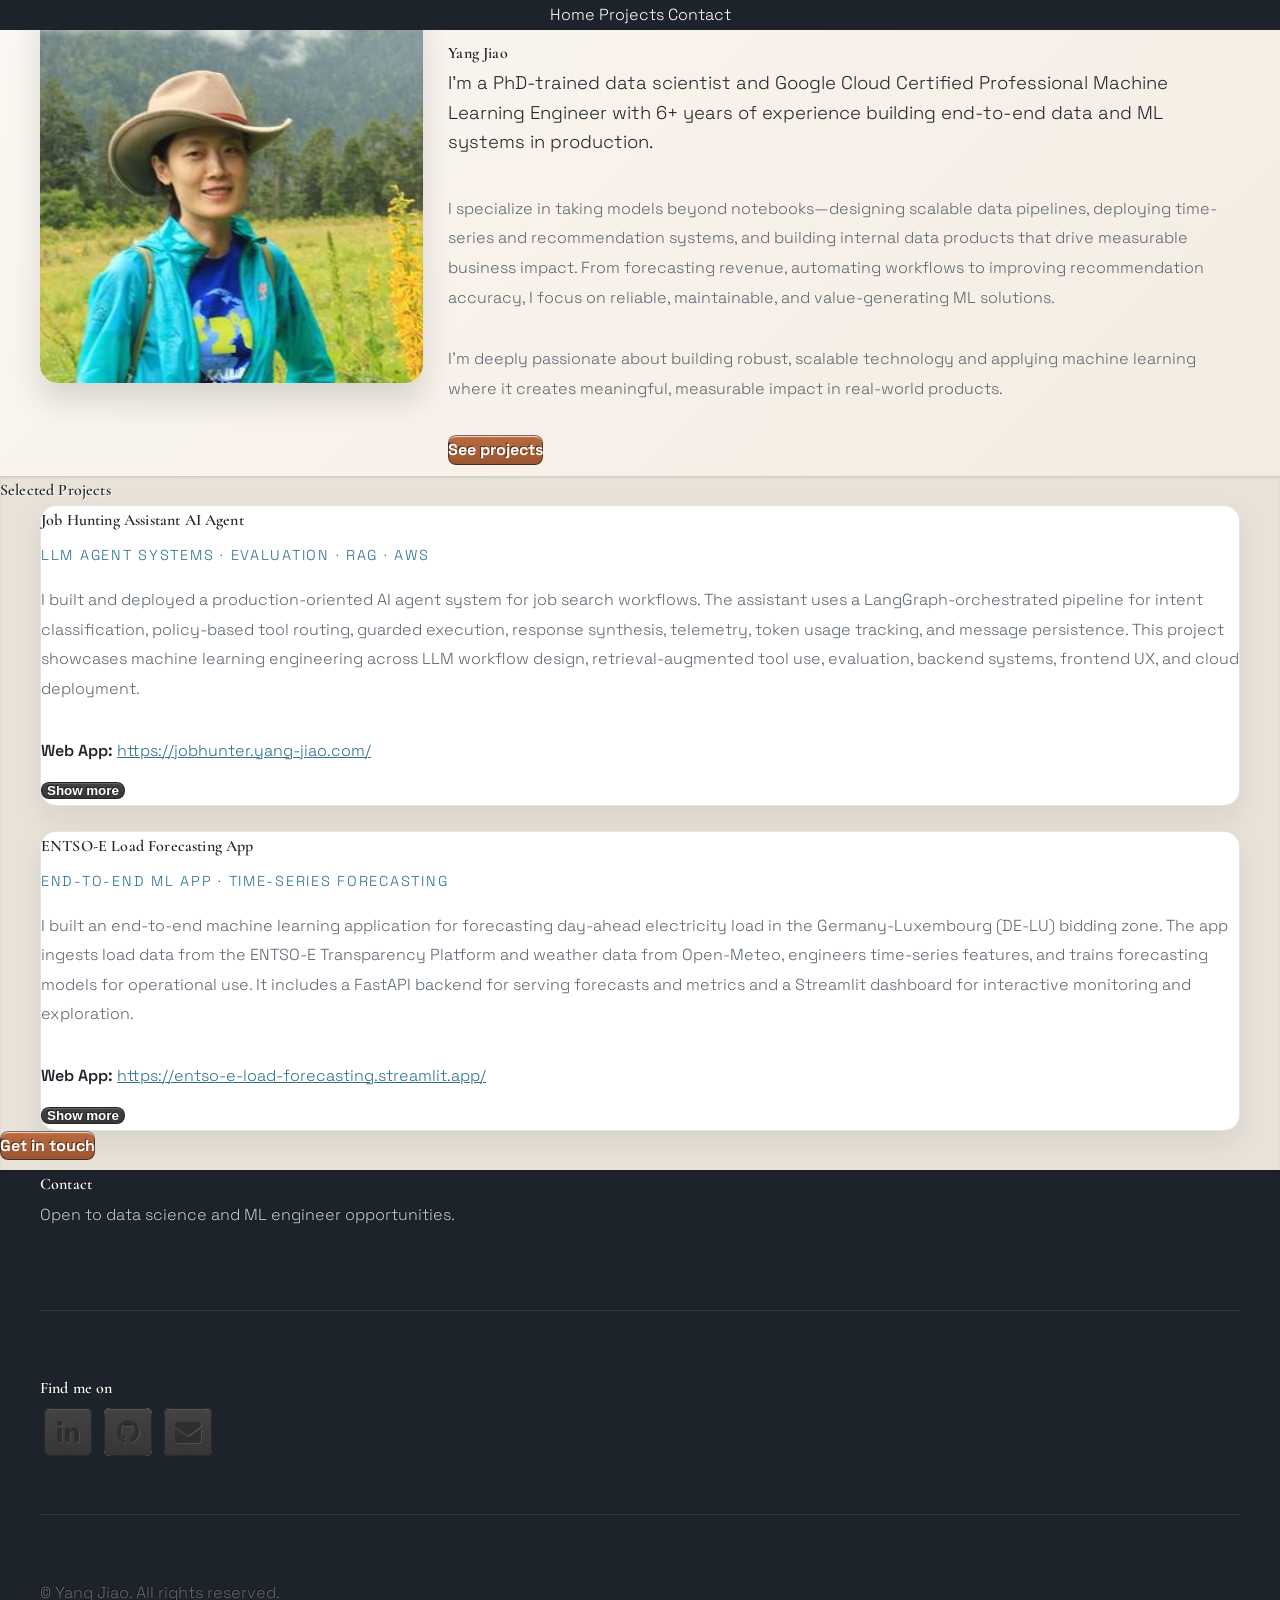
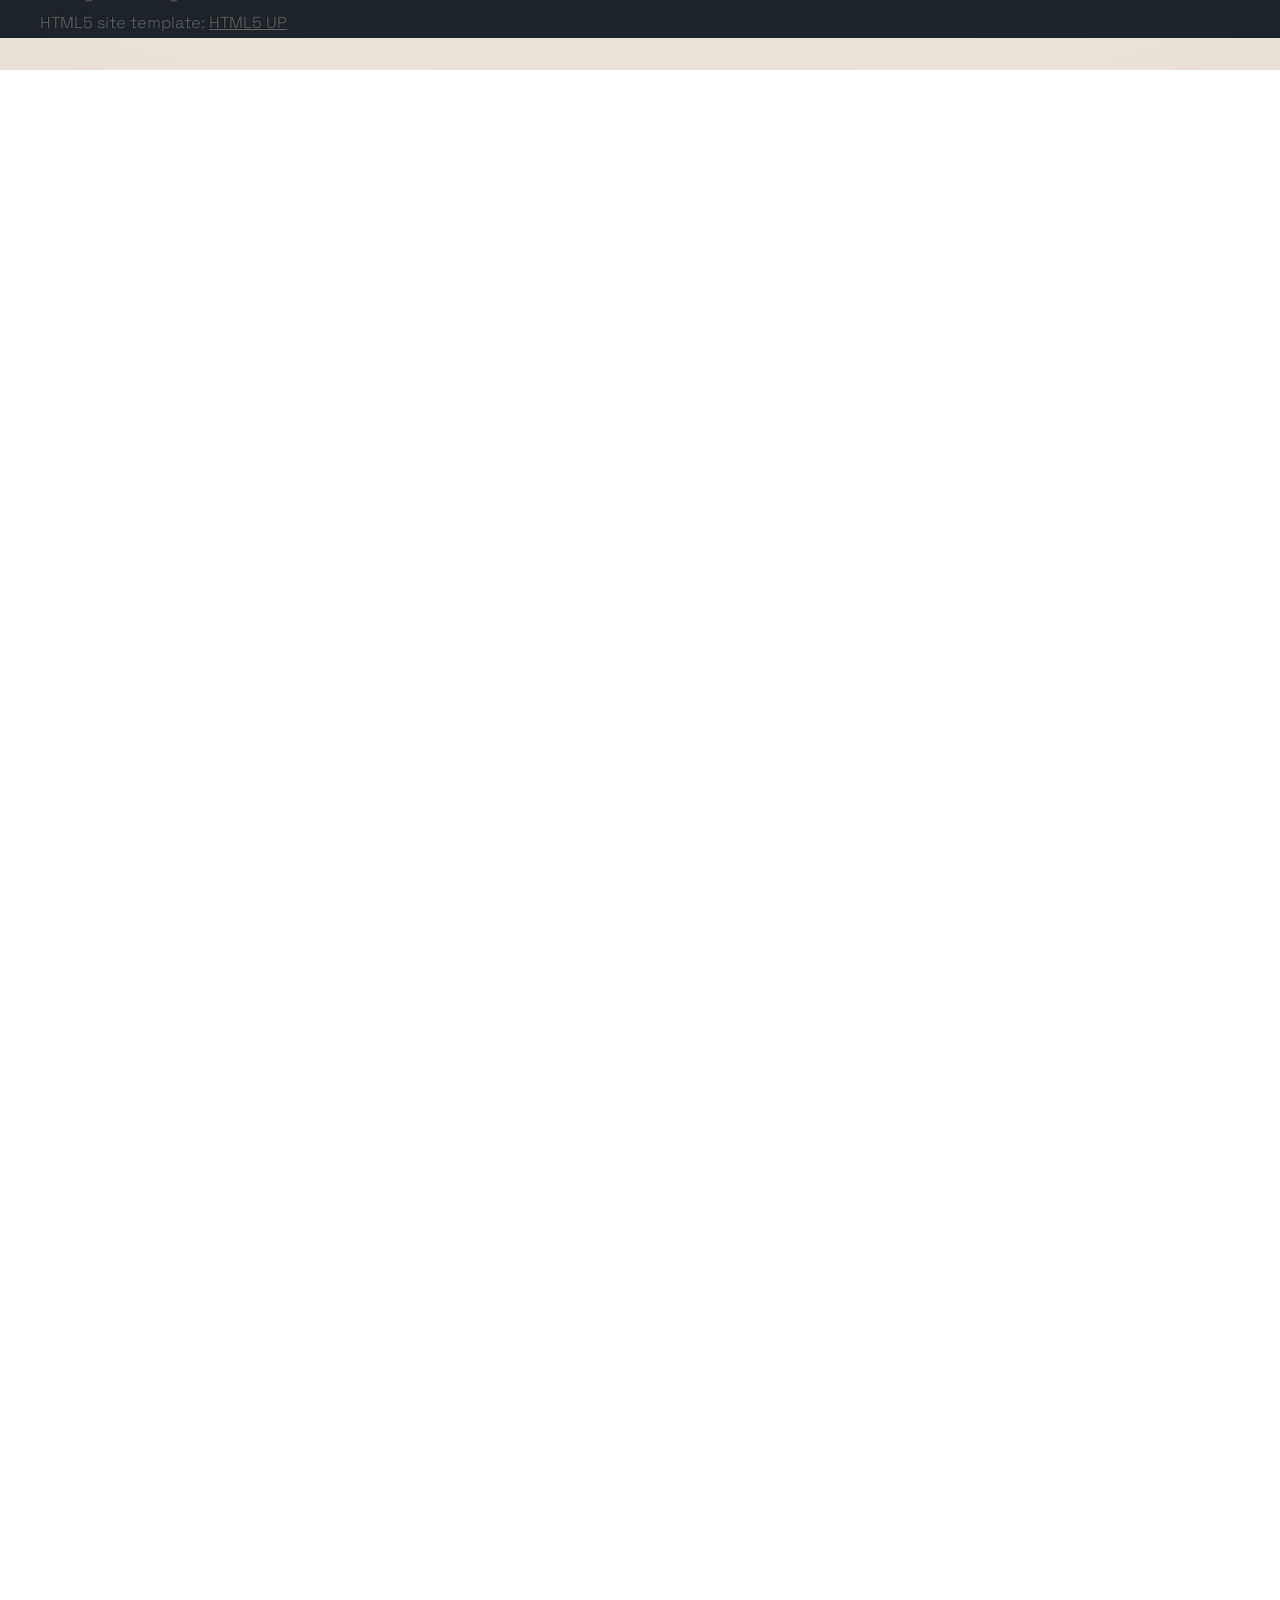
<file: index.html>
<!DOCTYPE HTML>
<!--
	Miniport by HTML5 UP
	html5up.net | @n33co
	Free for personal and commercial use under the CCA 3.0 license (html5up.net/license)
-->
<html>
	<head>
		<title>Yang Jiao | Data Scientist &amp; ML Engineer</title>
		<meta http-equiv="content-type" content="text/html; charset=utf-8" />
		<meta name="description" content="Data Scientist and Machine Learning Engineer focused on applied research, modeling, and production systems." />
		<meta name="keywords" content="data science, machine learning, research, applied ML, MLOps" />
		<meta name="viewport" content="width=device-width, initial-scale=1" />
		<!--[if lte IE 8]><script src="css/ie/html5shiv.js"></script><![endif]-->
		<script src="js/jquery.min.js"></script>
		<script src="js/jquery.scrolly.min.js"></script>
		<script src="js/skel.min.js"></script>
		<script src="js/init.js"></script>
		<noscript>
			<link rel="stylesheet" href="css/skel.css" />
			<link rel="stylesheet" href="css/style.css" />
			<link rel="stylesheet" href="css/style-desktop.css" />
		</noscript>
		<!--[if lte IE 8]><link rel="stylesheet" href="css/ie/v8.css" /><![endif]-->
		<!--[if lte IE 9]><link rel="stylesheet" href="css/ie/v9.css" /><![endif]-->
	</head>
	<body>

		<!-- Nav -->
			<nav id="nav">
				<ul class="container">
					<li><a href="#top">Home</a></li>
					<li><a href="#projects">Projects</a></li>
					<li><a href="#contact">Contact</a></li>
				</ul>
			</nav>

		<!-- Home -->
			<div class="wrapper style1 first">
				<article class="container" id="top">
					<div class="row">
						<div class="4u">
							<span class="image fit"><img src="images/yang-tibet.jpeg" alt="Portrait of Yang Jiao" /></span>
						</div>
						<div class="8u">
							<header>
								<p class="eyebrow">Data Scientist / ML Engineer</p>
								<h1>Yang Jiao</h1>
							</header>
							<p class="lead">I'm a PhD-trained data scientist and Google Cloud Certified Professional Machine Learning Engineer with 6+ years of experience building end-to-end data and ML systems in production.</p>
							<p>I specialize in taking models beyond notebooks—designing scalable data pipelines, deploying time-series and recommendation systems, and building internal data products that drive measurable business impact. From forecasting revenue, automating workflows to improving recommendation accuracy, I focus on reliable, maintainable, and value-generating ML solutions.</p>
							<p>I'm deeply passionate about building robust, scalable technology and applying machine learning where it creates meaningful, measurable impact in real-world products.</p>
							<a href="#projects" class="button big scrolly">See projects</a>
						</div>
					</div>
				</article>
			</div>

		<!-- Projects -->
			<div class="wrapper style3">
				<article id="projects">
					<header>
						<h2>Selected Projects</h2>
					</header>
					<div class="container">
								<div class="row">
									<div class="12u">
										<article class="box project-card project-card-collapsible">
											<h3>Job Hunting Assistant AI Agent</h3>
											<p class="project-tag">LLM Agent Systems · Evaluation · RAG · AWS</p>
											<p class="project-intro">I built and deployed a production-oriented AI agent system for job search workflows. The assistant uses a LangGraph-orchestrated pipeline for intent classification, policy-based tool routing, guarded execution, response synthesis, telemetry, token usage tracking, and message persistence. This project showcases machine learning engineering across LLM workflow design, retrieval-augmented tool use, evaluation, backend systems, frontend UX, and cloud deployment.</p>
											<p class="project-link"><strong>Web App:</strong> <a href="https://jobhunter.yang-jiao.com/" target="_blank" rel="noopener noreferrer">https://jobhunter.yang-jiao.com/</a></p>
											<div class="project-details">
												<p><strong>Agent architecture:</strong> The core system is a tool-augmented assistant built with FastAPI, LangChain, and LangGraph. I implemented multiple AI workflows, including natural-language database querying with safety checks, AI-assisted CSV import for messy job-tracking data, schema-constrained webpage extraction for job posting ingestion, profile-aware drafting using CV and portfolio context, and semantic job search powered by Sentence Transformers embeddings and pgvector.</p>
												<p><strong>Evaluation and reliability:</strong> I treated the LLM workflow as a production ML system, adding deterministic policy routing, required-tool guard nodes, retry logic for transient provider failures, structured node/tool telemetry, trace propagation, and token usage tracking for cost visibility. I also built an offline routing evaluation harness with labeled datasets, saved experiment runs, route accuracy metrics, critical misroute tracking, clarification-rate analysis, and model comparison across LLM providers.</p>
												<p><strong>Cloud deployment:</strong> The application is containerized with Docker and deployed on AWS using ECS Fargate for frontend/backend services and Amazon RDS PostgreSQL for persistence. Delivery is automated via GitHub Actions with OIDC-based AWS auth, CloudFormation infrastructure-as-code, ECR image builds, CodeDeploy blue/green deployments, Secrets Manager for secret management, and CloudWatch for centralized logging.</p>
												<p><strong>Tech stack</strong></p>
												<ul class="project-list">
													<li><strong>ML/AI:</strong> LangChain, LangGraph, OpenAI/Anthropic/Gemini, Sentence Transformers, pgvector, routing evaluation</li>
													<li><strong>Backend &amp; Data:</strong> FastAPI, PostgreSQL, JWT auth, structured telemetry, token usage tracking</li>
													<li><strong>Cloud &amp; DevOps:</strong> Docker, Amazon ECS Fargate, Amazon RDS, ALB, ECR, CodeDeploy, CloudFormation, GitHub Actions, Secrets Manager, CloudWatch</li>
													<li><strong>Frontend:</strong> React 18, Vite, Zustand, Tailwind CSS, Recharts, Axios</li>
												</ul>
											</div>
											<button type="button" class="button alt project-toggle">Show more</button>
										</article>
									</div>
									<div class="12u">
										<article class="box project-card project-card-collapsible">
											<h3>ENTSO-E Load Forecasting App</h3>
											<p class="project-tag">End-to-End ML App · Time-Series Forecasting</p>
											<p class="project-intro">I built an end-to-end machine learning application for forecasting day-ahead electricity load in the Germany-Luxembourg (DE-LU) bidding zone. The app ingests load data from the ENTSO-E Transparency Platform and weather data from Open-Meteo, engineers time-series features, and trains forecasting models for operational use. It includes a FastAPI backend for serving forecasts and metrics and a Streamlit dashboard for interactive monitoring and exploration.</p>
											<p class="project-link"><strong>Web App:</strong> <a href="https://entso-e-load-forecasting.streamlit.app/" target="_blank" rel="noopener noreferrer">https://entso-e-load-forecasting.streamlit.app/</a></p>
											<div class="project-details">
												<p><strong>Tech stack</strong></p>
												<ul class="project-list">
													<li><strong>Language:</strong> Python 3.11.</li>
													<li><strong>Data &amp; ML:</strong> pandas, numpy, scikit-learn, LightGBM, XGBoost.</li>
													<li><strong>MLOps:</strong> MLflow.</li>
													<li><strong>Data sources:</strong> ENTSO-E API (entsoe-py), Open-Meteo API (openmeteo-requests).</li>
													<li><strong>Backend API:</strong> FastAPI, Uvicorn, Pydantic.</li>
													<li><strong>Dashboard/UI:</strong> Streamlit, Plotly.</li>
													<li><strong>Database layer:</strong> PostgreSQL, SQLAlchemy.</li>
													<li><strong>Infrastructure &amp; runtime:</strong> Docker, EC2.</li>
													<li><strong>Developer tooling:</strong> pytest, Ruff, mypy, Makefile.</li>
												</ul>
											</div>
											<button type="button" class="button alt project-toggle">Show more</button>
										</article>
									</div>
								</div>
						</div>
					<footer>
						<a href="#contact" class="button big scrolly">Get in touch</a>
					</footer>
				</article>
			</div>

		<!-- Contact -->
			<div class="wrapper style4">
				<article id="contact" class="container">
					<header>
						<h2>Contact</h2>
						<p>Open to data science and ML engineer opportunities.</p>
					</header>
					<div class="row">
						<div class="12u">
							<hr />
							<h3>Find me on</h3>
							<ul class="social">
								<li><a href="https://www.linkedin.com/in/yang-jiao85" class="icon fa-linkedin" target="_blank" rel="noopener noreferrer"><span class="label">LinkedIn</span></a></li>
								<li><a href="https://github.com/YangJiao85" class="icon fa-github" target="_blank" rel="noopener noreferrer"><span class="label">Github</span></a></li>
								<li><a href="mailto:jiaoyang.cn@gmail.com" class="icon fa-envelope"><span class="label">Email</span></a></li>
							</ul>
							<hr />
						</div>
					</div>
					<footer>
						<ul id="copyright">
							<li>&copy; Yang Jiao. All rights reserved.</li><li>HTML5 site template: <a href="https://html5up.net">HTML5 UP</a></li>
						</ul>
					</footer>
				</article>
			</div>

	</body>
</html>
</file>
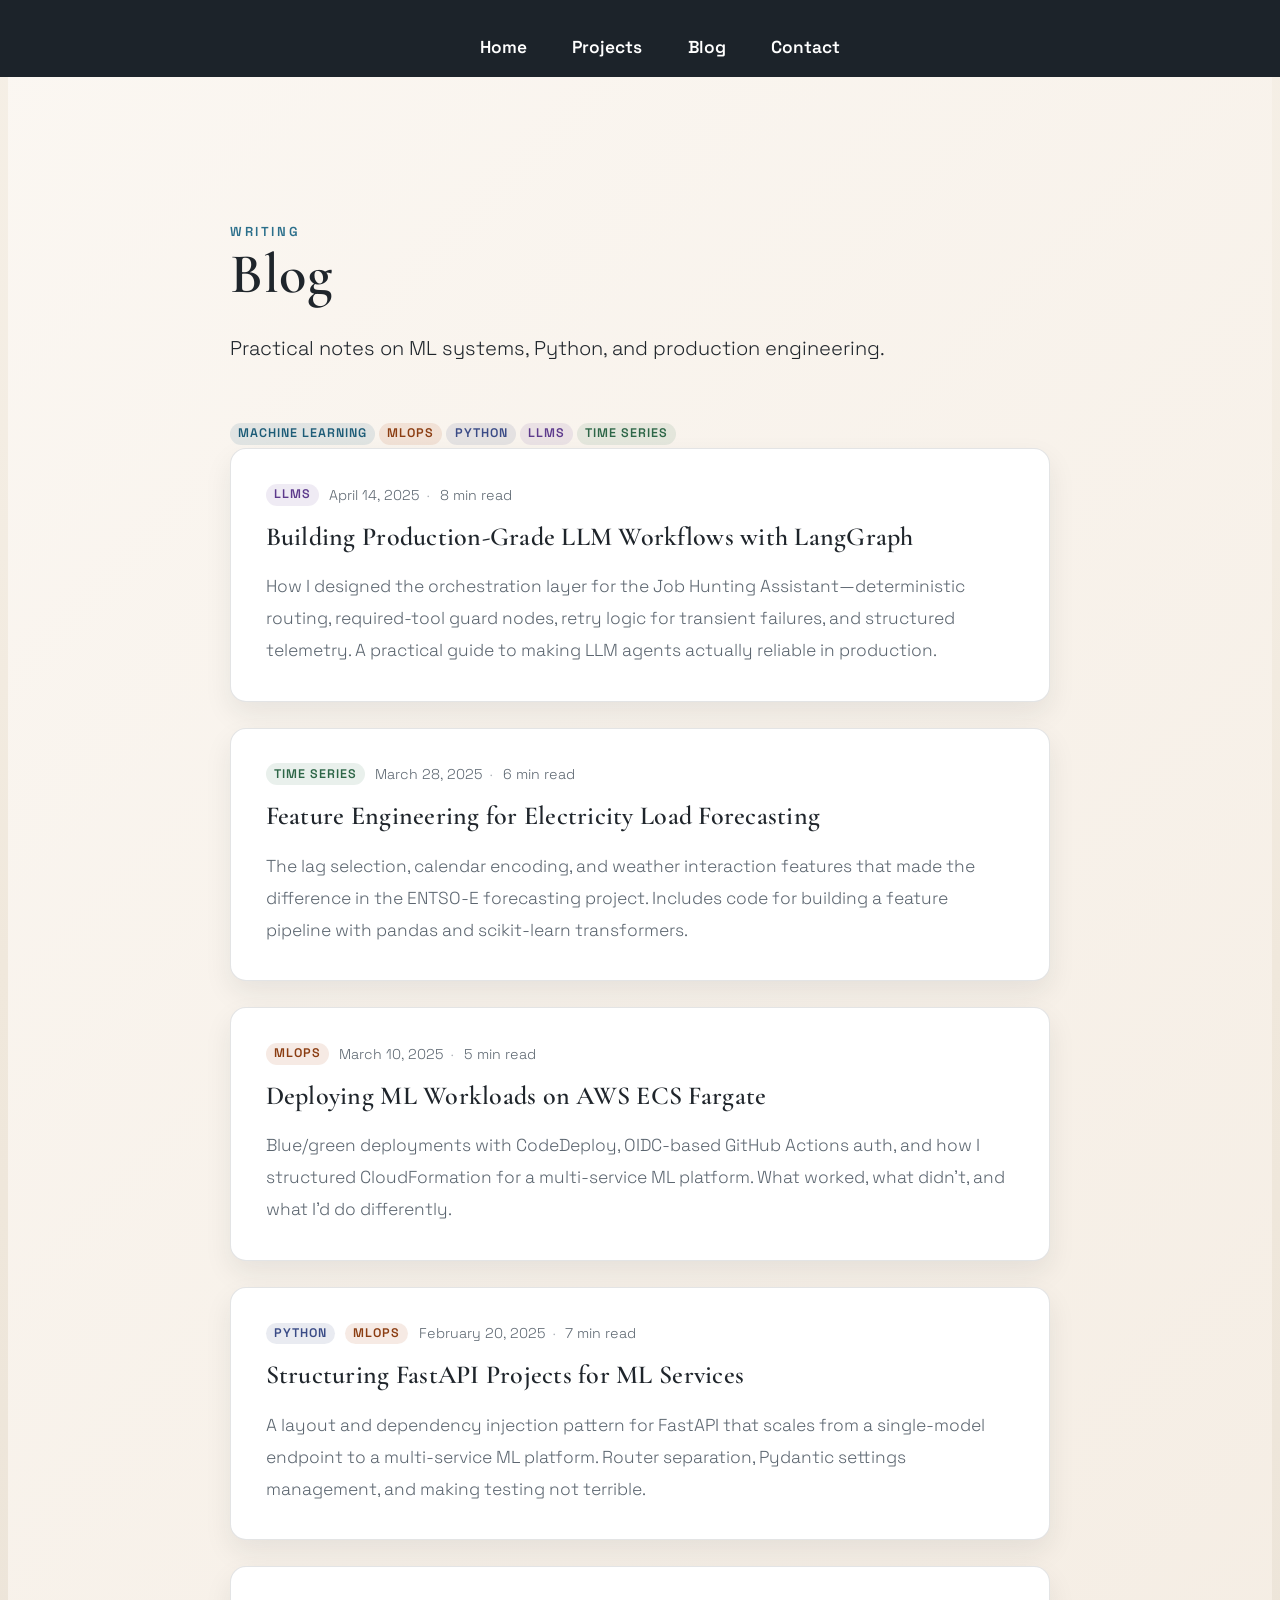
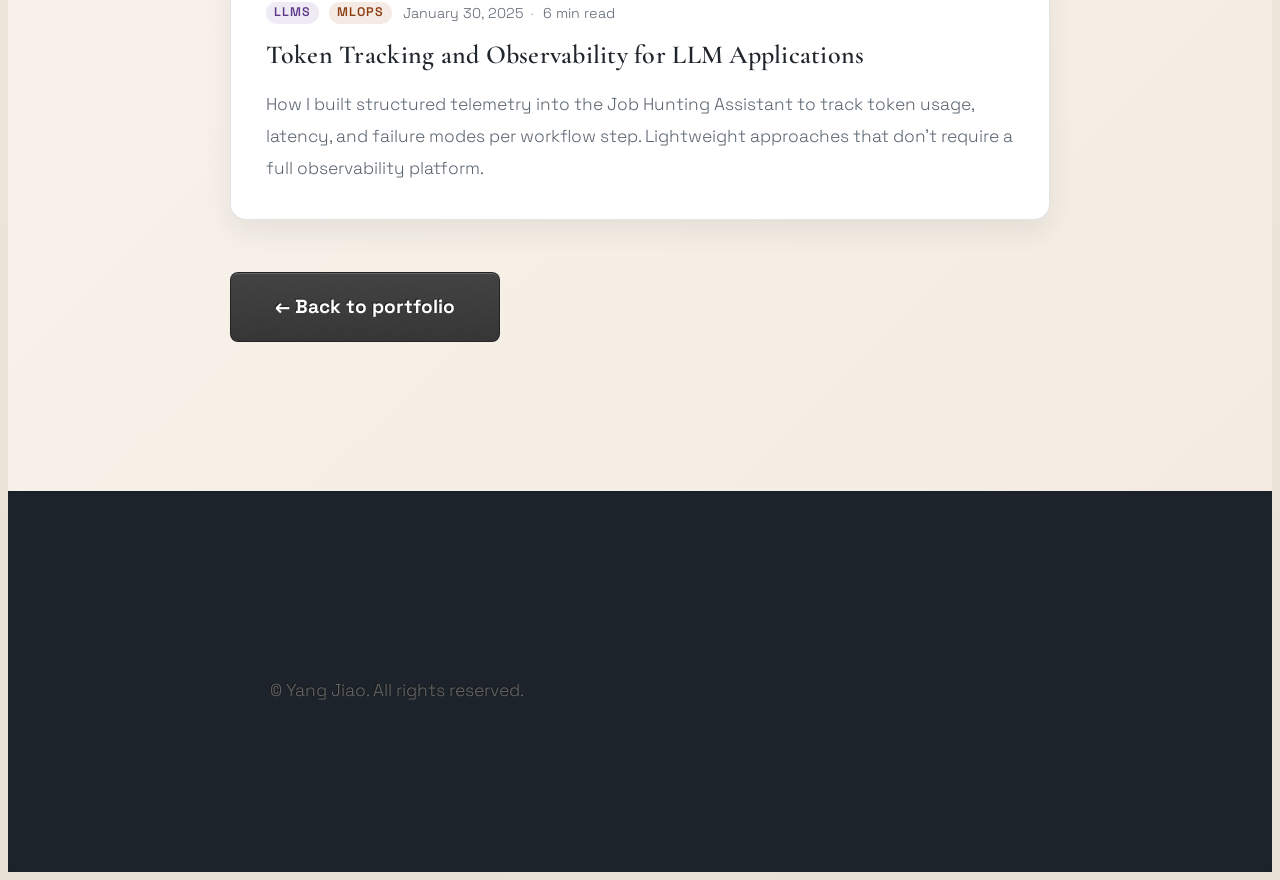
<file: blog.html>
<!DOCTYPE HTML>
<html>
	<head>
		<title>Blog | Yang Jiao</title>
		<meta http-equiv="content-type" content="text/html; charset=utf-8" />
		<meta name="description" content="Writing on ML systems, Python, MLOps, and engineering in production by Yang Jiao." />
		<meta name="viewport" content="width=device-width, initial-scale=1" />
		<link rel="stylesheet" href="css/style.css" />
		<link rel="stylesheet" href="css/style-desktop.css" media="screen and (min-width: 737px)" />
		<link rel="stylesheet" href="css/style-mobile.css" media="screen and (max-width: 736px)" />
	</head>
	<body>

		<!-- Nav -->
			<nav id="nav">
				<ul>
					<li><a href="index.html#top">Home</a></li>
					<li><a href="index.html#projects">Projects</a></li>
					<li><a href="blog.html">Blog</a></li>
					<li><a href="index.html#contact">Contact</a></li>
				</ul>
			</nav>

		<!-- Blog listing -->
			<div class="wrapper style1 first">
				<div class="blog-page-container">

					<header class="blog-page-header">
						<p class="eyebrow">Writing</p>
						<h1>Blog</h1>
						<p class="lead">Practical notes on ML systems, Python, and production engineering.</p>
					</header>

					<!-- Tag filter (decorative — no JS filtering needed for a small list) -->
					<div class="blog-tag-filter" aria-label="Topics">
						<span class="tag tag-ml">Machine Learning</span>
						<span class="tag tag-mlops">MLOps</span>
						<span class="tag tag-python">Python</span>
						<span class="tag tag-llm">LLMs</span>
						<span class="tag tag-timeseries">Time Series</span>
					</div>

					<!-- Article list -->

					<article class="box blog-list-card">
						<div class="blog-meta">
							<span class="tag tag-llm">LLMs</span>
							<span class="blog-date">April 14, 2025</span>
							<span class="blog-read-time">8 min read</span>
						</div>
						<h3><a href="blog/building-llm-workflows.html">Building Production-Grade LLM Workflows with LangGraph</a></h3>
						<p class="blog-abstract">How I designed the orchestration layer for the Job Hunting Assistant—deterministic routing, required-tool guard nodes, retry logic for transient failures, and structured telemetry. A practical guide to making LLM agents actually reliable in production.</p>
					</article>

					<article class="box blog-list-card">
						<div class="blog-meta">
							<span class="tag tag-timeseries">Time Series</span>
							<span class="blog-date">March 28, 2025</span>
							<span class="blog-read-time">6 min read</span>
						</div>
						<h3><a href="blog/time-series-feature-engineering.html">Feature Engineering for Electricity Load Forecasting</a></h3>
						<p class="blog-abstract">The lag selection, calendar encoding, and weather interaction features that made the difference in the ENTSO-E forecasting project. Includes code for building a feature pipeline with pandas and scikit-learn transformers.</p>
					</article>

					<article class="box blog-list-card">
						<div class="blog-meta">
							<span class="tag tag-mlops">MLOps</span>
							<span class="blog-date">March 10, 2025</span>
							<span class="blog-read-time">5 min read</span>
						</div>
						<h3><a href="blog/deploying-ml-aws-ecs.html">Deploying ML Workloads on AWS ECS Fargate</a></h3>
						<p class="blog-abstract">Blue/green deployments with CodeDeploy, OIDC-based GitHub Actions auth, and how I structured CloudFormation for a multi-service ML platform. What worked, what didn't, and what I'd do differently.</p>
					</article>

					<article class="box blog-list-card">
						<div class="blog-meta">
							<span class="tag tag-python">Python</span>
							<span class="tag tag-mlops">MLOps</span>
							<span class="blog-date">February 20, 2025</span>
							<span class="blog-read-time">7 min read</span>
						</div>
						<h3><a href="blog/fastapi-ml-services.html">Structuring FastAPI Projects for ML Services</a></h3>
						<p class="blog-abstract">A layout and dependency injection pattern for FastAPI that scales from a single-model endpoint to a multi-service ML platform. Router separation, Pydantic settings management, and making testing not terrible.</p>
					</article>

					<article class="box blog-list-card">
						<div class="blog-meta">
							<span class="tag tag-llm">LLMs</span>
							<span class="tag tag-mlops">MLOps</span>
							<span class="blog-date">January 30, 2025</span>
							<span class="blog-read-time">6 min read</span>
						</div>
						<h3><a href="blog/llm-observability.html">Token Tracking and Observability for LLM Applications</a></h3>
						<p class="blog-abstract">How I built structured telemetry into the Job Hunting Assistant to track token usage, latency, and failure modes per workflow step. Lightweight approaches that don't require a full observability platform.</p>
					</article>

					<footer style="margin-top: 3em;">
						<a href="index.html" class="button alt">&larr; Back to portfolio</a>
					</footer>

				</div>
			</div>

		<!-- Footer -->
			<div class="wrapper style4">
				<div class="blog-page-container">
					<footer>
						<ul id="copyright">
							<li>&copy; Yang Jiao. All rights reserved.</li>
						</ul>
					</footer>
				</div>
			</div>

	</body>
</html>
</file>
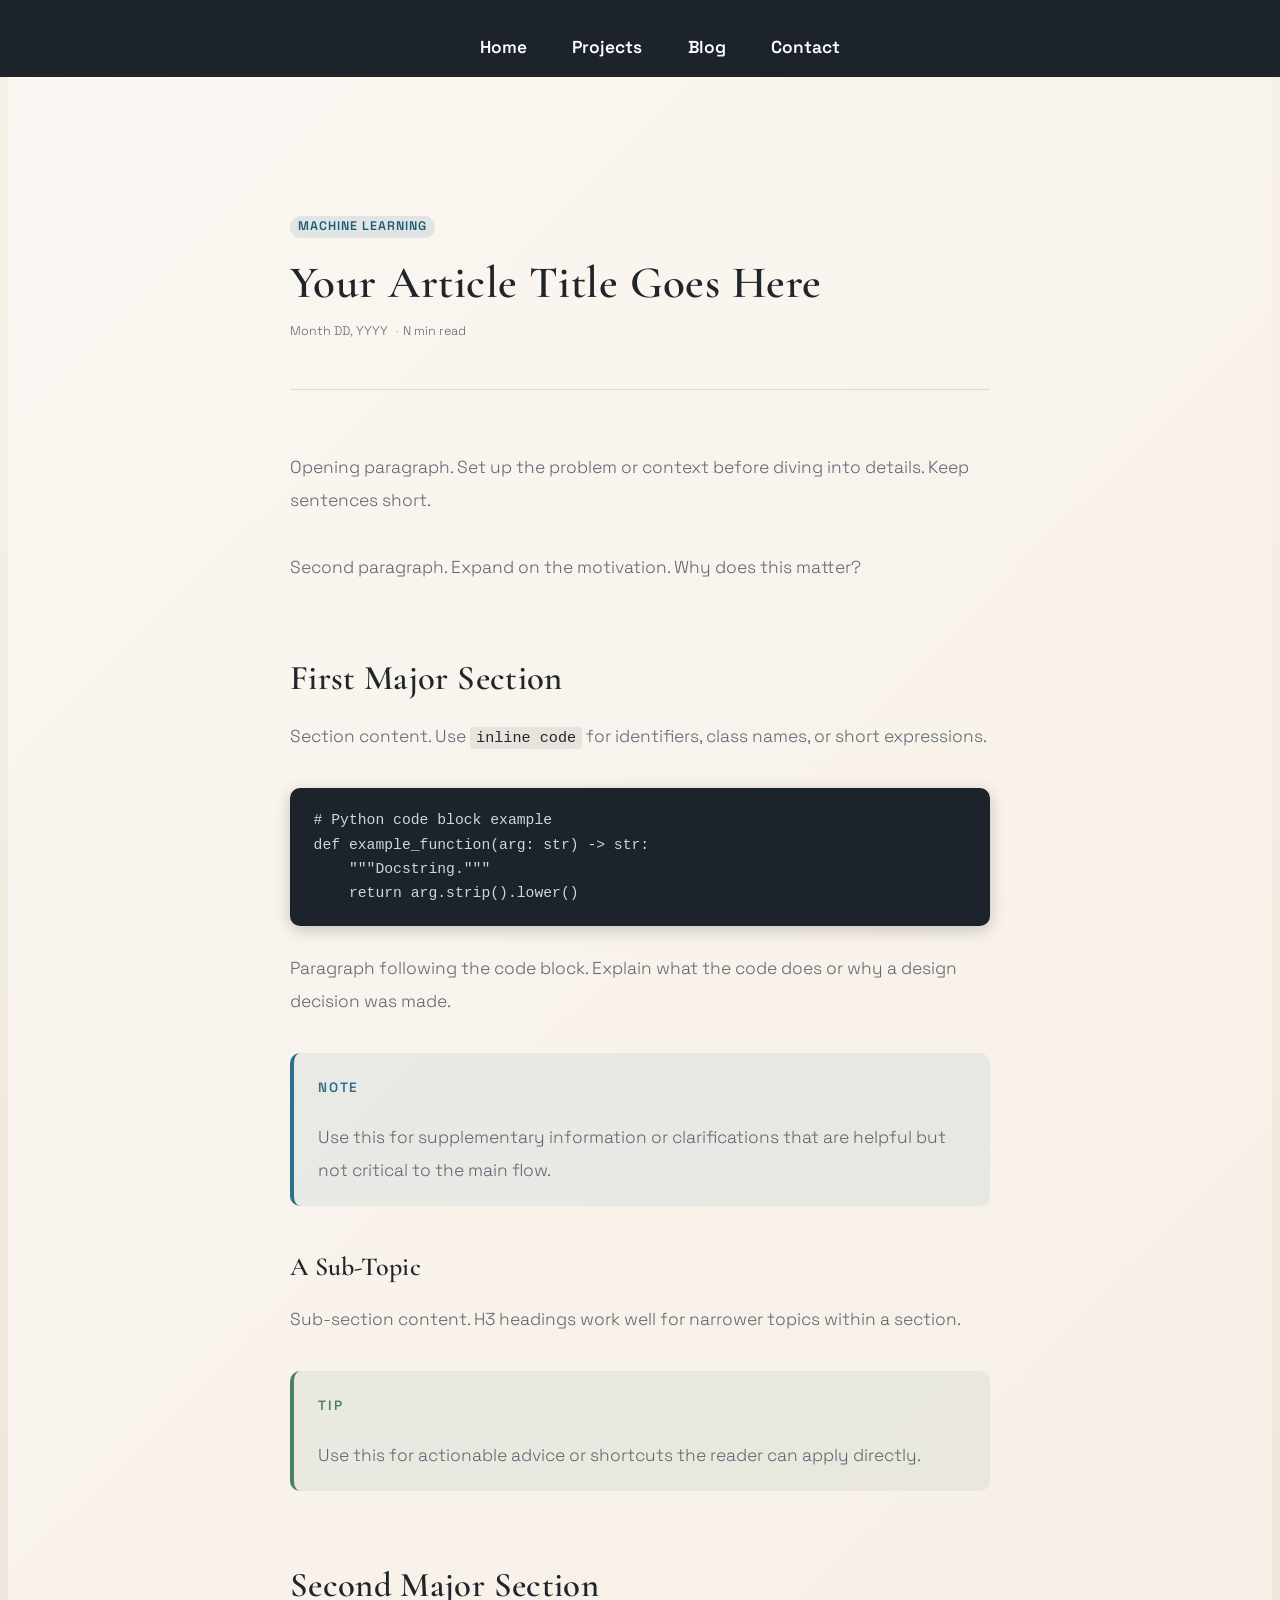
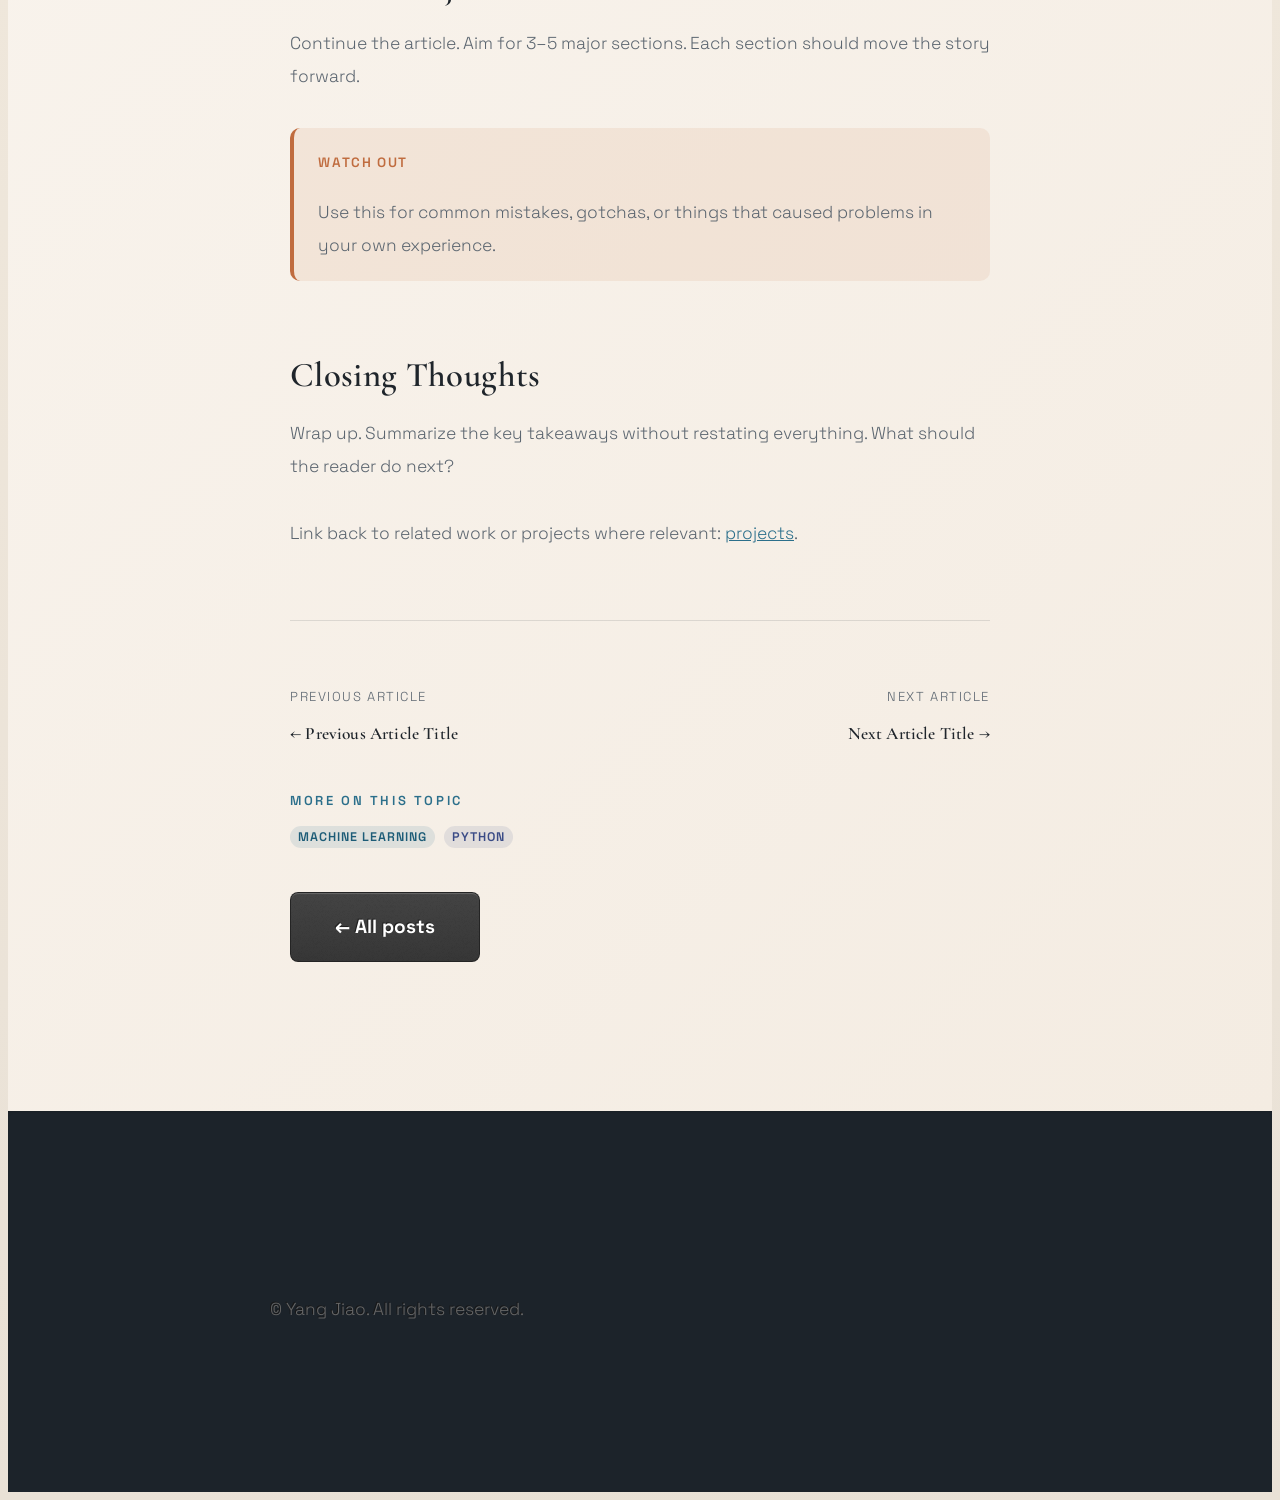
<file: blog/article-template.html>
<!DOCTYPE HTML>
<!--
	Blog Article Template
	Copy this file, rename it (e.g. blog/my-post-slug.html), and fill in:
	  - <title> and <meta name="description">
	  - The tag class and text in .blog-meta
	  - .article-title text
	  - .article-meta date and read time
	  - .article-body content (h2/h3, p, callout divs, pre/code blocks)
	  - .article-footer-nav links (prev / next article)
	  - .article-related-tags links
-->
<html>
	<head>
		<title>Article Title | Yang Jiao</title>
		<meta http-equiv="content-type" content="text/html; charset=utf-8" />
		<meta name="description" content="One-sentence description of this article for search engines." />
		<meta name="viewport" content="width=device-width, initial-scale=1" />
		<!-- CSS loads directly (no skel) so paths resolve relative to this file -->
		<link rel="stylesheet" href="../css/style.css" />
		<link rel="stylesheet" href="../css/style-desktop.css" media="screen and (min-width: 737px)" />
		<link rel="stylesheet" href="../css/style-mobile.css" media="screen and (max-width: 736px)" />
	</head>
	<body>

		<!-- Nav -->
			<nav id="nav">
				<ul>
					<li><a href="../index.html#top">Home</a></li>
					<li><a href="../index.html#projects">Projects</a></li>
					<li><a href="../blog.html">Blog</a></li>
					<li><a href="../index.html#contact">Contact</a></li>
				</ul>
			</nav>

		<!-- Article -->
			<div class="wrapper style1 first">
				<div class="article-reading-wrapper">

					<!-- ═══════════════════════════════════════════
					     HEADER: tag, title, metadata
					     ═══════════════════════════════════════════ -->
					<header>
						<!-- Pick one tag class: tag-ml  tag-mlops  tag-python  tag-llm  tag-timeseries -->
						<div class="blog-meta" style="margin-bottom: 1.1em;">
							<a href="../blog.html" class="tag tag-ml" style="text-decoration:none;">Machine Learning</a>
						</div>
						<h1 class="article-title">Your Article Title Goes Here</h1>
						<div class="article-meta">
							<span class="blog-date">Month DD, YYYY</span>
							<span class="blog-read-time">N min read</span>
						</div>
					</header>

					<!-- ═══════════════════════════════════════════
					     BODY: prose, headings, callouts, code
					     ═══════════════════════════════════════════ -->
					<div class="article-body">

						<p>Opening paragraph. Set up the problem or context before diving into details. Keep sentences short.</p>

						<p>Second paragraph. Expand on the motivation. Why does this matter?</p>

						<!-- ── Section heading ── -->
						<h2>First Major Section</h2>

						<p>Section content. Use <code>inline code</code> for identifiers, class names, or short expressions.</p>

						<!-- ── Code block ── -->
<pre><code># Python code block example
def example_function(arg: str) -> str:
    """Docstring."""
    return arg.strip().lower()</code></pre>

						<p>Paragraph following the code block. Explain what the code does or why a design decision was made.</p>

						<!-- ── Callout: note (blue) ── -->
						<div class="callout callout-note">
							<span class="callout-label">Note</span>
							<p>Use this for supplementary information or clarifications that are helpful but not critical to the main flow.</p>
						</div>

						<!-- ── Sub-section ── -->
						<h3>A Sub-Topic</h3>

						<p>Sub-section content. H3 headings work well for narrower topics within a section.</p>

						<!-- ── Callout: tip (green) ── -->
						<div class="callout callout-tip">
							<span class="callout-label">Tip</span>
							<p>Use this for actionable advice or shortcuts the reader can apply directly.</p>
						</div>

						<!-- ── Second major section ── -->
						<h2>Second Major Section</h2>

						<p>Continue the article. Aim for 3–5 major sections. Each section should move the story forward.</p>

						<!-- ── Callout: warning (orange) ── -->
						<div class="callout callout-warning">
							<span class="callout-label">Watch out</span>
							<p>Use this for common mistakes, gotchas, or things that caused problems in your own experience.</p>
						</div>

						<h2>Closing Thoughts</h2>

						<p>Wrap up. Summarize the key takeaways without restating everything. What should the reader do next?</p>

						<p>Link back to related work or projects where relevant: <a href="../index.html#projects">projects</a>.</p>

					</div>
					<!-- end .article-body -->

					<!-- ═══════════════════════════════════════════
					     FOOTER: prev/next + related tags
					     ═══════════════════════════════════════════ -->
					<footer class="article-footer">
						<nav class="article-footer-nav">
							<!-- Remove whichever side doesn't apply -->
							<div class="article-footer-prev">
								<span class="article-footer-nav-label">Previous article</span>
								<h4><a href="previous-article-slug.html">&larr; Previous Article Title</a></h4>
							</div>
							<div class="article-footer-next">
								<span class="article-footer-nav-label">Next article</span>
								<h4><a href="next-article-slug.html">Next Article Title &rarr;</a></h4>
							</div>
						</nav>
						<div>
							<p class="eyebrow" style="margin-bottom: 0.75em;">More on this topic</p>
							<!-- Link to blog.html for now; add per-tag filtering later if needed -->
							<div class="article-related-tags">
								<a href="../blog.html" class="tag tag-ml">Machine Learning</a>
								<a href="../blog.html" class="tag tag-python">Python</a>
							</div>
						</div>
					</footer>

					<div style="margin-top: 2.5em;">
						<a href="../blog.html" class="button alt">&larr; All posts</a>
					</div>

				</div>
				<!-- end .article-reading-wrapper -->
			</div>

		<!-- Site footer -->
			<div class="wrapper style4">
				<div class="blog-page-container">
					<footer>
						<ul id="copyright">
							<li>&copy; Yang Jiao. All rights reserved.</li>
						</ul>
					</footer>
				</div>
			</div>

	</body>
</html>
</file>
<file: css/skel.css>
/* Resets (http://meyerweb.com/eric/tools/css/reset/ | v2.0 | 20110126 | License: none (public domain)) */

	html,body,div,span,applet,object,iframe,h1,h2,h3,h4,h5,h6,p,blockquote,pre,a,abbr,acronym,address,big,cite,code,del,dfn,em,img,ins,kbd,q,s,samp,small,strike,strong,sub,sup,tt,var,b,u,i,center,dl,dt,dd,ol,ul,li,fieldset,form,label,legend,table,caption,tbody,tfoot,thead,tr,th,td,article,aside,canvas,details,embed,figure,figcaption,footer,header,hgroup,menu,nav,output,ruby,section,summary,time,mark,audio,video{margin:0;padding:0;border:0;font-size:100%;font:inherit;vertical-align:baseline;}article,aside,details,figcaption,figure,footer,header,hgroup,menu,nav,section{display:block;}body{line-height:1;}ol,ul{list-style:none;}blockquote,q{quotes:none;}blockquote:before,blockquote:after,q:before,q:after{content:'';content:none;}table{border-collapse:collapse;border-spacing:0;}body{-webkit-text-size-adjust:none}

/* Box Model */

	*, *:before, *:after {
		-moz-box-sizing: border-box;
		-webkit-box-sizing: border-box;
		box-sizing: border-box;
	}

/* Container */

	.container {
		margin-left: auto;
		margin-right: auto;

		/* width: (containers) */
		width: 1200px;
	}

	/* Modifiers */

		/* 125% */
			.container.\31 25\25 {
				width: 100%;

				/* max-width: (containers * 1.25) */
				max-width: 1500px;

				/* min-width: (containers) */
				min-width: 1200px;
			}

		/* 75% */
			.container.\37 5\25 {

				/* width: (containers * 0.75) */
				width: 900px;

			}

		/* 50% */
			.container.\35 0\25 {

				/* width: (containers * 0.50) */
				width: 600px;

			}

		/* 25% */
			.container.\32 5\25 {

				/* width: (containers * 0.25) */
				width: 300px;

			}

/* Grid */

	.row {
		border-bottom: solid 1px transparent;
	}

	.row > * {
		float: left;
	}

	.row:after, .row:before {
		content: '';
		display: block;
		clear: both;
		height: 0;
	}

	.row.uniform > * > :first-child {
		margin-top: 0;
	}

	.row.uniform > * > :last-child {
		margin-bottom: 0;
	}

	/* Gutters */

		/* Normal */

			.row > * {
				/* padding: (gutters.horizontal) 0 0 (gutters.vertical) */
				padding: 40px 0 0 40px;
			}

			.row {
				/* margin: -(gutters.horizontal) 0 -1px -(gutters.vertical) */
				margin: -40px 0 -1px -40px;
			}

			.row.uniform > * {
				/* padding: (gutters.vertical) 0 0 (gutters.vertical) */
				padding: 40px 0 0 40px;
			}

			.row.uniform {
				/* margin: -(gutters.vertical) 0 -1px -(gutters.vertical) */
				margin: -40px 0 -1px -40px;
			}

		/* 200% */

			.row.\32 00\25 > * {
				/* padding: (gutters.horizontal) 0 0 (gutters.vertical) */
				padding: 80px 0 0 80px;
			}

			.row.\32 00\25 {
				/* margin: -(gutters.horizontal) 0 -1px -(gutters.vertical) */
				margin: -80px 0 -1px -80px;
			}

			.row.uniform.\32 00\25 > * {
				/* padding: (gutters.vertical) 0 0 (gutters.vertical) */
				padding: 80px 0 0 80px;
			}

			.row.uniform.\32 00\25 {
				/* margin: -(gutters.vertical) 0 -1px -(gutters.vertical) */
				margin: -80px 0 -1px -80px;
			}

		/* 150% */

			.row.\31 50\25 > * {
				/* padding: (gutters.horizontal) 0 0 (gutters.vertical) */
				padding: 60px 0 0 60px;
			}

			.row.\31 50\25 {
				/* margin: -(gutters.horizontal) 0 -1px -(gutters.vertical) */
				margin: -60px 0 -1px -60px;
			}

			.row.uniform.\31 50\25 > * {
				/* padding: (gutters.vertical) 0 0 (gutters.vertical) */
				padding: 60px 0 0 60px;
			}

			.row.uniform.\31 50\25 {
				/* margin: -(gutters.vertical) 0 -1px -(gutters.vertical) */
				margin: -60px 0 -1px -60px;
			}

		/* 50% */

			.row.\35 0\25 > * {
				/* padding: (gutters.horizontal) 0 0 (gutters.vertical) */
				padding: 20px 0 0 20px;
			}

			.row.\35 0\25 {
				/* margin: -(gutters.horizontal) 0 -1px -(gutters.vertical) */
				margin: -20px 0 -1px -20px;
			}

			.row.uniform.\35 0\25 > * {
				/* padding: (gutters.vertical) 0 0 (gutters.vertical) */
				padding: 20px 0 0 20px;
			}

			.row.uniform.\35 0\25 {
				/* margin: -(gutters.vertical) 0 -1px -(gutters.vertical) */
				margin: -20px 0 -1px -20px;
			}

		/* 25% */

			.row.\32 5\25 > * {
				/* padding: (gutters.horizontal) 0 0 (gutters.vertical) */
				padding: 10px 0 0 10px;
			}

			.row.\32 5\25 {
				/* margin: -(gutters.horizontal) 0 -1px -(gutters.vertical) */
				margin: -10px 0 -1px -10px;
			}

			.row.uniform.\32 5\25 > * {
				/* padding: (gutters.vertical) 0 0 (gutters.vertical) */
				padding: 10px 0 0 10px;
			}

			.row.uniform.\32 5\25 {
				/* margin: -(gutters.vertical) 0 -1px -(gutters.vertical) */
				margin: -10px 0 -1px -10px;
			}

		/* 0% */

			.row.\30 \25 > * {
				padding: 0;
			}

			.row.\30 \25 {
				margin: 0 0 -1px 0;
			}

	/* Cells */

		.\31 2u, .\31 2u\24 { width: 100%; clear: none; margin-left: 0; }
		.\31 1u, .\31 1u\24 { width: 91.6666666667%; clear: none; margin-left: 0; }
		.\31 0u, .\31 0u\24 { width: 83.3333333333%; clear: none; margin-left: 0; }
		.\39 u, .\39 u\24 { width: 75%; clear: none; margin-left: 0; }
		.\38 u, .\38 u\24 { width: 66.6666666667%; clear: none; margin-left: 0; }
		.\37 u, .\37 u\24 { width: 58.3333333333%; clear: none; margin-left: 0; }
		.\36 u, .\36 u\24 { width: 50%; clear: none; margin-left: 0; }
		.\35 u, .\35 u\24 { width: 41.6666666667%; clear: none; margin-left: 0; }
		.\34 u, .\34 u\24 { width: 33.3333333333%; clear: none; margin-left: 0; }
		.\33 u, .\33 u\24 { width: 25%; clear: none; margin-left: 0; }
		.\32 u, .\32 u\24 { width: 16.6666666667%; clear: none; margin-left: 0; }
		.\31 u, .\31 u\24 { width: 8.3333333333%; clear: none; margin-left: 0; }

		.\31 2u\24 + *,
		.\31 1u\24 + *,
		.\31 0u\24 + *,
		.\39 u\24 + *,
		.\38 u\24 + *,
		.\37 u\24 + *,
		.\36 u\24 + *,
		.\35 u\24 + *,
		.\34 u\24 + *,
		.\33 u\24 + *,
		.\32 u\24 + *,
		.\31 u\24 + * {
			clear: left;
		}

		.\-11u { margin-left: 91.6666666667% }
		.\-10u { margin-left: 83.3333333333% }
		.\-9u { margin-left: 75% }
		.\-8u { margin-left: 66.6666666667% }
		.\-7u { margin-left: 58.3333333333% }
		.\-6u { margin-left: 50% }
		.\-5u { margin-left: 41.6666666667% }
		.\-4u { margin-left: 33.3333333333% }
		.\-3u { margin-left: 25% }
		.\-2u { margin-left: 16.6666666667% }
		.\-1u { margin-left: 8.3333333333% }
</file>
<file: css/style-desktop.css>
/*
	Miniport by HTML5 UP
	html5up.net | @n33co
	Free for personal and commercial use under the CCA 3.0 license (html5up.net/license)
*/

/*********************************************************************************/
/* Basic                                                                         */
/*********************************************************************************/

	body,input,textarea,select
	{
		font-size: 13pt;
	}

	h1
	{
		font-size: 3.25em;
		letter-spacing: 0.01em;
	}

	h2
	{
		font-size: 2em;
		letter-spacing: 0.01em;
	}
	
	h3
	{
		font-size: 1.5em;
		letter-spacing: 0.01em;
	}

	h1, h2, h3, h4, h5, h6
	{
		margin: 0 0 0.75em 0;
	}

	header
	{
		margin: 0 0 3em 0;
	}
	
		header > p
		{
			font-size: 1.25em;
			margin: 0;
		}

	footer
	{
		margin: 3em 0 0 0;
	}
	
		footer > p
		{
			font-size: 1.25em;
		}
	
	/* Form */
	
		form
		{
		}
		
			form .button
			{
				margin: 0 0.5em 0 0.5em;
			}

	/* Button */
	
		input[type="button"],
		input[type="submit"],
		input[type="reset"],
		.button
		{
			padding: 1em 2.35em 1em 2.35em;
			font-size: 1.1em;
		}

			input[type="button"].big,
			input[type="submit"].big,
			input[type="reset"].big,
			.button.big
			{
				font-size: 1.5em;
				letter-spacing: -0.025em;
			}

	/* Box */

		.box
		{
			padding: 2em;
		}

			.box.style1
			{
				padding: 3em 2em 3.5em 2em;
			}

				.box.style1 h3
				{
					margin-bottom: 0.5em;
				}

			.box.style2
			{
			}

				.box.style2 h3
				{
					margin-bottom: 0.25em;
				}

				.box.style2 .image
				{
					position: relative;
					left: 2em;
					top: 2em;
					margin: -4em 0 4em -4em;
					width: auto;
				}

/*********************************************************************************/
/* Wrappers                                                                      */
/*********************************************************************************/

	.wrapper
	{
		padding: 8em 0 8em 0;
		text-align: center;
	}
	
		.wrapper.first
		{
			padding-top: 12em;
		}

/*********************************************************************************/
/* Nav                                                                           */
/*********************************************************************************/

	#nav
	{
	}

		#nav a:hover
		{
			background: #383838;
		}
		
		#nav a:active
		{
			background: #484848;
		}
	
		#nav a
		{
			padding: 0.2em 1em 0.2em 1em;
			margin: 0.6em 0.2em 0.6em 0.2em;
			font-weight: 600;
			border-radius: 8px;
			-moz-transition: background-color .2s ease-in-out;
			-webkit-transition: background-color .2s ease-in-out;
			-o-transition: background-color .2s ease-in-out;
			-ms-transition: background-color .2s ease-in-out;
			transition: background-color .2s ease-in-out;
			color: #fff;
		}
		
/*********************************************************************************/
/* Articles                                                                      */
/*********************************************************************************/

	#top
	{
		text-align: left;
	}

		#top .image
		{
			width: 20em;
			height: 20em;
			margin: 0;
		}

		#top h1
		{
			margin-top: 0.35em;
		}
	
		#top p
		{
			font-size: 1.5em;
			line-height: 1.75em;
		}
		
	#contact
	{
	}
	
		#contact footer
		{
			font-size: 0.9em;
		}
		
/*********************************************************************************/
/* Copyright                                                                     */
/*********************************************************************************/

	#copyright
	{
		font-size: 1em;
		line-height: 1em;
	}

		#copyright li
		{
			display: inline-block;
			border-left: solid 1px rgba(0,0,0,0.5);
			box-shadow: -1px 0px 0px 0px rgba(255,255,255,0.1);
			padding: 0 0 0 1em;
			margin: 0 0 0 1em;
		}
		
		#copyright li:first-child
		{
			border: 0;
			box-shadow: none;
			padding-left: 0;
			margin-left: 0;
		}

/*********************************************************************************/
/* Blog (desktop)                                                                */
/*********************************************************************************/

	.blog-card-featured
	{
		min-height: 320px;
		display: flex;
		flex-direction: column;
		justify-content: space-between;
	}

	.blog-card-featured .blog-abstract
	{
		flex: 1;
	}

	.article-title
	{
		font-size: 2.6em;
	}

	.article-footer-nav
	{
		margin-top: 1em;
	}
</file>
<file: css/ie/v8.css>
/*
	Miniport by HTML5 UP
	html5up.net | @n33co
	Free for personal and commercial use under the CCA 3.0 license (html5up.net/license)
*/

/*********************************************************************************/
/* Basic                                                                         */
/*********************************************************************************/

	form input[type=text],
	form input[type=password],
	form select,
	form textarea,
	input[type="button"],
	input[type="submit"],
	input[type="reset"],
	.button,
	#top .image,
	#top .image img,
	#nav a
	{
		position: relative;
		-ms-behavior: url('css/ie/PIE.htc');
	}

	/* Section/Article */
	
		section > .last-child,
		article > .last-child
		{
			margin-bottom: 0;
		}

		section.last-child,
		article.last-child
		{
			margin-bottom: 0;
		}
		
	/* Box */

		.box
		{
			border: solid 1px #ddd;
		}

	/* List */

		ul.social li a
		{
			position: relative;
			top: 0 !important;
			overflow: hidden;
			-ms-behavior: url('css/ie/PIE.htc');
		}

			ul.social li a:before
			{
				background: none;
			}

/*********************************************************************************/
/* Wrappers                                                                      */
/*********************************************************************************/

	.wrapper
	{
		border-top: solid 1px #ddd;
	}
</file>
<file: css/ie/v9.css>
/*
	Miniport by HTML5 UP
	html5up.net | @n33co
	Free for personal and commercial use under the CCA 3.0 license (html5up.net/license)
*/

/*********************************************************************************/
/* Basic                                                                         */
/*********************************************************************************/

	/* Button */

		input[type="button"],
		input[type="submit"],
		input[type="reset"],
		.button
		{
			background-image: url('images/grad0-20.svg');
		}
		
	/* List */

		ul
		{
		}

			ul.social
			{
			}
			
				ul.social li a:before
				{
					background-image: url('images/grad0-20.svg');
				}
</file>
<file: css/style-mobile.css>
/*
	Miniport by HTML5 UP
	html5up.net | @n33co
	Free for personal and commercial use under the CCA 3.0 license (html5up.net/license)
*/

/*********************************************************************************/
/* Basic                                                                         */
/*********************************************************************************/

	body,input,textarea,select
	{
		line-height: 1.75em;
		font-size: 10pt;
		letter-spacing: 0;
	}

	h1, h2, h3, h4, h5, h6
	{
		font-size: 1.25em;
		margin: 0 0 0.4em 0;
	}

	h1
	{
		font-size: 2.25em;
		line-height: 1.25em;
	}
	
	h2
	{
	}

	header
	{
		margin: 0 0 2em 0;
	}
	
		header > p
		{
			font-size: 1.25em;
		}

	footer
	{
		margin: 2.5em 0 0 0;
	}
	
		footer > p
		{
			font-size: 1.25em;
		}

	hr
	{
		margin: 1.5em 0 2em 0;
	}

	/* Section/Article */
	
		section,
		article
		{
			clear: both;
		}

	/* Button */

		input[type="button"],
		input[type="submit"],
		input[type="reset"],
		.button
		{
			text-align: center;
			font-size: 1.2em;
			width: 100%;
			padding: 1em 0 1em 0;
		}

	/* List */

		ul
		{
		}

			ul.social
			{
				padding: 1em 0.5em 0 0.5em;
			}

				ul.social li
				{
					margin: 0.5em 0.5em 0.5em 0.5em;
				}

					ul.social li a
					{
						top: 0 !important;
					}

						ul.social li a:before
						{
							background-color: transparent !important;
						}

			ul.actions
			{
				margin: 0;
			}

				ul.actions li
				{
					display: block;
					margin: 10px 0 0 0;
				}
				
					ul.actions li:first-child
					{
						margin-top: 0;
					}

	/* Box */

		.box
		{
			padding: 30px 20px 30px 20px;
			margin: 0 0 20px 0 !important;
		}

			.box h3
			{
				margin-bottom: 0.25em;
			}

			.box .image.centered
			{
				margin-bottom: 1em;
			}

			.box .image.featured
			{
				position: relative;
				left: 20px;
				top: 20px;
				margin: -50px 0 50px -40px;
				width: auto;
			}

/*********************************************************************************/
/* Wrappers                                                                      */
/*********************************************************************************/

	.wrapper
	{
		padding: 3em 15px 3em 15px;
		text-align: center;
	}

		.wrapper.first
		{
			padding-top: 5em;
		}
	
/*********************************************************************************/
/* Nav                                                                           */
/*********************************************************************************/

	#nav
	{
	}
	
		#nav a
		{
			padding: 0.5em;
		}
		
/*********************************************************************************/
/* Articles                                                                      */
/*********************************************************************************/

	#top
	{
	}

		#top .image
		{
			width: 70%;
			height: auto;
			margin: 0 auto 1.75em auto;
		}
	
	#contact
	{
	}
	
		#contact footer
		{
			margin: 0;
		}
		
/*********************************************************************************/
/* Copyright                                                                     */
/*********************************************************************************/

	#copyright
	{
		font-size: 1em;
		margin: 0;
	}
	
		#copyright li
		{
			display: block;
		}
/*********************************************************************************/
/* Blog (mobile)                                                                 */
/*********************************************************************************/

	.blog-meta
	{
		gap: 0.4em;
	}

	.blog-card-secondary + .blog-card-secondary
	{
		margin-top: 0;
	}

	.article-title
	{
		font-size: 1.8em;
	}

	.article-footer-nav
	{
		flex-direction: column;
		gap: 1.5em;
	}

	.article-footer-next
	{
		text-align: left;
	}

	pre
	{
		font-size: 0.78em;
		padding: 1em 1.1em;
	}
</file>
<file: css/style.css>
@charset 'UTF-8';
@import url('https://fonts.googleapis.com/css2?family=Cormorant+Garamond:wght@400;500;600;700&family=Space+Grotesk:wght@300;400;500;600&display=swap');
@import url('font-awesome.min.css');

/*
	Miniport by HTML5 UP
	html5up.net | @n33co
	Free for personal and commercial use under the CCA 3.0 license (html5up.net/license)
*/

/*********************************************************************************/
/* Basic                                                                         */
/*********************************************************************************/

	:root
	{
		--ink: #1f252b;
		--muted: #5c6670;
		--accent: #c06c3f;
		--accent-strong: #a9512b;
		--accent-cool: #2b6f8b;
		--bg-1: #f8f4ee;
		--bg-2: #f1ece4;
		--bg-3: #e8e2d8;
		--bg-dark: #1c232a;
		--card: #ffffff;
		--border: rgba(31, 37, 43, 0.12);
	}

	body,input,textarea,select
	{
		font-family: 'Space Grotesk', 'IBM Plex Sans', sans-serif;
		line-height: 1.85em;
		color: var(--muted);
		font-weight: 300;
	}

	body
	{
		background: radial-gradient(circle at top, #fbf7f1 0%, #f0e8dc 45%, #e9e1d6 100%);
	}

		body.is-loading *
		{
			-moz-transition: none !important;
			-webkit-transition: none !important;
			-o-transition: none !important;
			-ms-transition: none !important;
			transition: none !important;
			-moz-animation: none !important;
			-webkit-animation: none !important;
			-o-animation: none !important;
			-ms-animation: none !important;
			animation: none !important;
		}
	
	a
	{
		color: var(--accent-cool);
		text-decoration: underline;
		-moz-transition: color .2s ease-in-out;
		-webkit-transition: color .2s ease-in-out;
		-o-transition: color .2s ease-in-out;
		-ms-transition: color .2s ease-in-out;
		transition: color .2s ease-in-out;
	}
	
		a:hover
		{
			color: var(--accent-strong) !important;
		}

		a img
		{
			border: 0;
		}

	b, strong
	{
		font-weight: 600;
		color: var(--ink);
	}

	i, em
	{
		font-style: italic;
	}

	sub
	{
		position: relative;
		top: 0.5em;
		font-size: 0.8em;
	}
	
	sup
	{
		position: relative;
		top: -0.5em;
		font-size: 0.8em;
	}

	blockquote
	{
		border-left: solid 0.75em #eee;
		padding: 1em 0 1em 1.5em;
		font-style: italic;
	}
				
	h1, h2, h3, h4, h5, h6
	{
		color: var(--ink);
		font-family: 'Cormorant Garamond', serif;
		letter-spacing: 0.01em;
	}
	
		h1 a, h2 a, h3 a, h4 a, h5 a, h6 a
		{
			text-decoration: none;
			color: inherit;
		}
	
	h2, h3, h4, h5, h6
	{
		font-weight: 600;
	}
	
	h1
	{
		font-weight: 600;
	}
	
		h1 strong
		{
			font-weight: 700;
		}
	
	em, i
	{
		font-style: italic;
	}

	br.clear
	{
		clear: both;
	}
	
	hr
	{
		border: 0;
		border-top: solid 1px rgba(31, 37, 43, 0.25);
		box-shadow: 0px 1px 0px 0px rgba(255,255,255,0.1);
		height: 1px;
		margin: 3em 0 4em 0;
	}
	
	p, ul, ol, dl, table
	{
		margin-bottom: 2em;
	}

	/* Form */
	
		form
		{
		}
		
			form label
			{
				color: #3e3e3e;
				font-weight: 700;
				display: block;
				margin: 0 0 0.5em 0;
			}
		
			form input[type=text],
			form input[type=email],
			form input[type=password],
			form select,
			form textarea
			{
				-webkit-appearance: none;
				display: block;
				border: 0;
				padding: 0.75em;
				font-size: 1em;
				border-radius: 8px;
				border: solid 1px #ddd;
				background: #fff;
				color: #bbb;
				box-shadow: inset 0px 2px 3px 1px rgba(0,0,0,0.05), 0px 1px 0px 0px rgba(255,255,255,0.025);
				width: 100%;
				-moz-transition: background .2s ease-in-out, box-shadow .2s ease-in-out;
				-webkit-transition: background .2s ease-in-out, box-shadow .2s ease-in-out;
				-o-transition: background .2s ease-in-out, box-shadow .2s ease-in-out;
				-ms-transition: background .2s ease-in-out, box-shadow .2s ease-in-out;
				transition: background .2s ease-in-out, box-shadow .2s ease-in-out;
			}

			form input[type=text]:focus,
			form input[type=email]:focus,
			form input[type=password]:focus,
			form select:focus,
			form textarea:focus
			{
				background: #fafafa;
				box-shadow: inset 0px 2px 5px 0px rgba(0,0,0,0.05), 0px 1px 0px 0px rgba(255,255,255,0.025), inset 0px 0px 2px 1px #43bff0;
			}

			form textarea
			{
				height: 15em;
			}
			
			form .formerize-placeholder
			{
				color: #555 !important;
			}

			form ::-webkit-input-placeholder
			{
				color: #555 !important;
			}

			form :-moz-placeholder
			{
				color: #555 !important;
			}

			form ::-moz-placeholder
			{
				color: #555 !important;
			}

			form :-ms-input-placeholder
			{
				color: #555 !important;
			}

			form ::-moz-focus-inner
			{
				border: 0;
			}

	/* Tables */
	
		table
		{
			width: 100%;
		}
		
			table.default
			{
				width: 100%;
			}

				table.default tr
				{
					border-top: solid 1px #eee;
				}

					table.default tr:first-child
					{
						border-top: 0;
					}
			
				table.default td
				{
					padding: 0.5em 1em 0.5em 1em;
				}
				
				table.default th
				{
					text-align: left;
					padding: 0.5em 1em 0.5em 1em;
					font-weight: 600;
					margin: 0 0 1em 0;
				}
			
				table.default thead
				{
					background: #4f4f4f;
					color: #fff;
				}
				
				table.default tfoot
				{
				}
				
				table.default tbody
				{
				}

	/* Section/Article */
	
		section,
		article
		{
			margin-bottom: 3em;
		}
		
		section > :last-child,
		article > :last-child
		{
			margin-bottom: 0;
		}

		section:last-child,
		article:last-child
		{
			margin-bottom: 0;
		}

	/* Image */

		.image
		{
			display: inline-block;
			position: relative;
		}
		
			.image img
			{
				display: block;
				width: 100%;
			}

			.image.fit
			{
				display: block;
				width: 100%;
			}
			
			.image.featured
			{
				display: block;
				width: 100%;
				margin: 0 0 2em 0;
			}
			
			.image.left
			{
				float: left;
				margin: 0 2em 2em 0;
			}
			
			.image.centered
			{
				display: block;
				margin: 0 0 2em 0;
			}

				.image.centered img
				{
					margin: 0 auto;
					width: auto;
				}

	/* Button */
	
		input[type="button"],
		input[type="submit"],
		input[type="reset"],
		.button
		{
			-webkit-appearance: none;
			position: relative;
			display: inline-block;
			color: #fff !important;
			text-decoration: none;
			font-weight: 700;
			border: 0;
			outline: 0;
			cursor: pointer;
			border-radius: 8px;
			text-shadow: -1px -1px 0.5px rgba(0,0,0,0.5);
			overflow: hidden;
			box-shadow: inset 0px 0px 0px 1px rgba(0,0,0,0.5), inset 0px 2px 1px 0px rgba(255,255,255,0.75);
			background: var(--accent);
			background-image:	url('images/bg.png'),		-moz-linear-gradient(top, rgba(0,0,0,0), rgba(0,0,0,0.2));
			background-image:	url('images/bg.png'),		-webkit-linear-gradient(top, rgba(0,0,0,0), rgba(0,0,0,0.2));
			background-image:	url('images/bg.png'),		-o-linear-gradient(top, rgba(0,0,0,0), rgba(0,0,0,0.2));
			background-image:	url('images/bg.png'),		-ms-linear-gradient(top, rgba(0,0,0,0), rgba(0,0,0,0.2));
			background-image:	url('images/bg.png'),		linear-gradient(top, rgba(0,0,0,0), rgba(0,0,0,0.2));
			-moz-transition: background-color .2s ease-in-out;
			-webkit-transition: background-color .2s ease-in-out;
			-o-transition: background-color .2s ease-in-out;
			-ms-transition: background-color .2s ease-in-out;
			transition: background-color .2s ease-in-out;
		}

			input[type="button"]:hover,
			input[type="submit"]:hover,
			input[type="reset"]:hover,
			.button:hover
			{
				background-color: var(--accent-strong);
				color: #fff !important;
			}
			
			input[type="button"]:active,
			input[type="submit"]:active,
			input[type="reset"]:active,
			.button:active
			{
				background-color: #934523;
				top: 1px;
			}
		
			input[type="button"].alt,
			input[type="submit"].alt,
			input[type="reset"].alt,
			.button.alt
			{
				background-color: #444;
				box-shadow: inset 0px 0px 0px 1px #242424, inset 0px 2px 1px 0px rgba(255,255,255,0.2);
			}

				input[type="button"].alt:hover,
				input[type="submit"].alt:hover,
				input[type="reset"].alt:hover,
				.button.alt:hover
				{
					background-color: #4f4f4f;
					color: #fff !important;
				}
				
				input[type="button"].alt:active,
				input[type="submit"].alt:active,
				input[type="reset"].alt:active,
				.button.alt:active
				{
					background-color: #3f3f3f;
				}
		
	/* List */

		ul
		{
		}

			ul.default
			{
				list-style: disc;
				padding-left: 1em;
			}
			
				ul.default li
				{
					padding-left: 0.5em;
				}
				
			ul.social
			{
				cursor: default;
				margin: 0;
			}
			
				ul.social li
				{
					position: relative;
					display: inline-block;
					margin: 0.25em;
					top: 0;
				}

					ul.social li a {
						display: block;
						width: 48px;
						height: 48px;
						border-radius: 6px;
						top: 0;
						position: relative;

						-moz-transition: top .2s ease-in-out;
						-webkit-transition: top .2s ease-in-out;
						-o-transition: top .2s ease-in-out;
						-ms-transition: top .2s ease-in-out;
						transition: top .2s ease-in-out;
					}

					ul.social li a:before {
						background-color: #444;
						background-image: url('images/bg.png'),		-moz-linear-gradient(top, rgba(0,0,0,0), rgba(0,0,0,0.2));
						background-image: url('images/bg.png'),		-ms-linear-gradient(top, rgba(0,0,0,0), rgba(0,0,0,0.2));
						background-image: url('images/bg.png'),		-o-linear-gradient(top, rgba(0,0,0,0), rgba(0,0,0,0.2));
						background-image: url('images/bg.png'),		-webkit-linear-gradient(top, rgba(0,0,0,0), rgba(0,0,0,0.2));
						background-image: url('images/bg.png'),		linear-gradient(top, rgba(0,0,0,0), rgba(0,0,0,0.2));
						border-radius: 6px;
						box-shadow: inset 0px 0px 0px 1px #282828, inset 0px 2px 1px 0px rgba(255,255,255,0.1);
						color: #2E2E2E !important;
						display: block;
						font-size: 26px;
						height: 48px;
						line-height: 48px;
						text-align: center;
						outline: 0;
						overflow: hidden;
						text-shadow: 1px 1px 0px rgba(255,255,255,0.1);
						width: 48px;

						-moz-transition: background-color .2s ease-in-out;
						-webkit-transition: background-color .2s ease-in-out;
						-o-transition: background-color .2s ease-in-out;
						-ms-transition: background-color .2s ease-in-out;
						transition: background-color .2s ease-in-out;
					}

						ul.social li a.fa-twitter		{ background-color: #2DAAE4; }
						ul.social li a.fa-facebook		{ background-color: #3C5A98; }
						ul.social li a.fa-dribbble		{ background-color: #C4376B; }
						ul.social li a.fa-linkedin		{ background-color: #006599; }
						ul.social li a.fa-tumblr		{ background-color: #51718A; }
						ul.social li a.fa-google-plus	{ background-color: #DA2713; }
						ul.social li a.fa-github		{ background-color: #FAFAFA; }
						ul.social li a.fa-gitlab		{ background-color: #F2600B; }
						ul.social li a.fa-rss			{ background-color: #F2600B; }
						ul.social li a.fa-instagram		{ background-color: #E0D7C8; }
						ul.social li a.fa-foursquare	{ background-color: #39A3D4; }
						ul.social li a.fa-skype			{ background-color: #10BEF1; }
						ul.social li a.fa-soundcloud	{ background-color: #FE5419; }
						ul.social li a.fa-youtube		{ background-color: #BF2E25; }
						ul.social li a.fa-blogger		{ background-color: #FF6501; }
						ul.social li a.fa-flickr		{ background-color: #0062DB; }
						ul.social li a.fa-vimeo			{ background-color: #4C8AB0; }
						ul.social li a.fa-envelope		{ background-color: #c06c3f; }

						ul.social li a:hover
						{
							top: -5px;
						}
						
							ul.social li a:hover:before
							{
								background-color: transparent;
							}

			ul.actions
			{
			}

				ul.actions li
				{
					display: inline-block;
					margin: 0 0 0 1em;
				}
				
					ul.actions li:first-child
					{
						margin-left: 0;
					}

		ol
		{
		}	

			ol.default
			{
				list-style: decimal;
				padding-left: 1.25em;
			}

				ol.default li
				{
					padding-left: 0.25em;
				}

	/* Box */
			
		.box
		{
			background: var(--card);
			border-radius: 16px;
			border: 1px solid var(--border);
			box-shadow: 0 12px 28px rgba(31, 37, 43, 0.08);
			text-align: left;
		}

/*********************************************************************************/
/* Portfolio                                                                     */
/*********************************************************************************/

	.eyebrow
	{
		text-transform: uppercase;
		letter-spacing: 0.2em;
		font-size: 0.75em;
		font-weight: 600;
		color: var(--accent-cool);
		margin-bottom: 0.75em;
	}

	.lead
	{
		font-size: 1.15em;
		color: var(--ink);
	}

	.summary,
	.themes,
	.research-list,
	.project-list
	{
		list-style: none;
		padding-left: 0;
	}

	.summary li,
	.themes li,
	.research-list li,
	.project-list li
	{
		position: relative;
		padding-left: 1.5em;
		margin-bottom: 0.75em;
	}

	.summary li:before,
	.themes li:before,
	.research-list li:before,
	.project-list li:before
	{
		content: '•';
		position: absolute;
		left: 0;
		color: var(--accent);
	}

	.project-card h3
	{
		margin-bottom: 0.35em;
	}

		.project-tag
		{
			font-size: 0.9em;
			text-transform: uppercase;
			letter-spacing: 0.12em;
			color: var(--accent-cool);
			margin-bottom: 1em;
		}

		.project-card-collapsible .project-link
		{
			margin-bottom: 0;
		}

		.project-card-collapsible .project-details
		{
			margin-top: 1.25em;
		}

		.project-card-collapsible .project-details[hidden]
		{
			display: none;
		}

		.project-card-collapsible .project-toggle
		{
			margin-top: 1.25em;
		}

		.project-metric
		{
			margin-bottom: 0.75em;
		}

	.metric
	{
		display: inline-block;
		padding: 0.1em 0.5em;
		border-radius: 999px;
		background: rgba(192, 108, 63, 0.15);
		color: var(--accent-strong);
		font-weight: 600;
	}

	.stack
	{
		font-size: 0.95em;
		color: var(--muted);
	}

	.method-card
	{
		min-height: 220px;
	}

/*********************************************************************************/
/* Icons                                                                         */
/*********************************************************************************/

	.icon {
		text-decoration: none;
	}

		.icon:before {
			display: inline-block;
			font-family: FontAwesome;
			font-size: 1.25em;
			text-decoration: none;
			font-style: normal;
			font-weight: normal;
			line-height: 1;
			-webkit-font-smoothing:antialiased;
			-moz-osx-font-smoothing:grayscale;
		}
		
		.icon > .label {
			display: none;
		}

		.icon.featured
		{
			color: var(--accent);
			display: block;
			margin: 0 0 1.5em 0;
			cursor: default;
		}
		
			.icon.featured:before
			{
				font-size: 6em;
			}

/*********************************************************************************/
/* Wrappers                                                                      */
/*********************************************************************************/

	.wrapper
	{
		background-image: none;
		box-shadow: inset 0px 1px 0px 0px rgba(0,0,0,0.04), inset 0px 2px 3px 0px rgba(0,0,0,0.08);
	}

		.wrapper.first
		{
			box-shadow: none;
		}

		.wrapper.style1
		{
			background-image: none;
			background: linear-gradient(135deg, #fbf7f2 0%, #f4ece2 100%);
		}
		
		.wrapper.style2
		{
			background-color: var(--bg-1);
			text-shadow: 1px 1px 0px #fff;
		}
		
		.wrapper.style3
		{
			background-color: var(--bg-3);
			text-shadow: 1px 1px 0px #fff;
		}

		.wrapper.style4
		{
			background-color: var(--bg-dark);
			color: #c6cbd1;
			text-shadow: -1px -1px 0px #181818;
		}

			.wrapper.style4 h1, 
			.wrapper.style4 h2, 
			.wrapper.style4 h3, 
			.wrapper.style4 h4, 
			.wrapper.style4 h5, 
			.wrapper.style4 h6
			{
				color: #fff;
			}

			.wrapper.style4 b,
			.wrapper.style4 strong
			{
				color: #fff;
			}

			.wrapper.style4 form input[type=text],
			.wrapper.style4 form input[type=password],
			.wrapper.style4 form select,
			.wrapper.style4 form textarea
			{
				border: none;
				background: #282828;
			}

			.wrapper.style4 form input[type=text]:focus,
			.wrapper.style4 form input[type=password]:focus,
			.wrapper.style4 form select:focus,
			.wrapper.style4 form textarea:focus
			{
				background: #252525;
			}
		
/*********************************************************************************/
/* Nav                                                                           */
/*********************************************************************************/

	#nav
	{
		background-color: var(--bg-dark);
		text-align: center;
		position: fixed;
		left: 0;
		top: 0;
		width: 100%;
		z-index: 10000;
		cursor: default;
	}
	
		#nav ul
		{
			margin-bottom: 0;
		}
	
		#nav li
		{
			display: inline-block;
		}
		
		#nav a
		{
			position: relative;
			display: block;
			color: #fff;
			text-decoration: none;
			outline: 0;
		}
		
			#nav a:hover
			{
				color: #fff !important;
			}
			
			#nav a.active:before
			{
				content: '';
				display: block;
				position: absolute;
				bottom: -0.6em;
				left: 50%;
				margin-left: -0.75em;
				border-left: solid 0.75em transparent;
				border-right: solid 0.75em transparent;
				border-top: solid 0.6em var(--bg-dark);
			}
			
/*********************************************************************************/
/* Articles                                                                      */
/*********************************************************************************/

	#top
	{
	}

		#top .image
		{
			border-radius: 18px;
			overflow: hidden;
			box-shadow: 0 18px 30px rgba(31, 37, 43, 0.15);
		}

			#top .image img
			{
				border-radius: 18px;
			}

		#top p
		{
		}
	
			#top p a
			{
				color: inherit;
			}

/*********************************************************************************/
/* Copyright                                                                     */
/*********************************************************************************/

	#copyright
	{
		color: #666;
	}
	
		#copyright a
		{
			color: inherit;

			-moz-transition: color .2s ease-in-out;
			-webkit-transition: color .2s ease-in-out;
			-o-transition: color .2s ease-in-out;
			-ms-transition: color .2s ease-in-out;
			transition: color .2s ease-in-out;
		}
		
		#copyright a:hover
		{
			color: #777;
		}

/*********************************************************************************/
/* Tags                                                                          */
/*********************************************************************************/

	.tag
	{
		display: inline-block;
		padding: 0.18em 0.65em;
		border-radius: 999px;
		font-size: 0.72em;
		font-weight: 600;
		letter-spacing: 0.08em;
		text-transform: uppercase;
		text-decoration: none;
		line-height: 1.4;
		vertical-align: middle;
		white-space: nowrap;
	}

	.tag-ml          { background: rgba(43, 111, 139, 0.12); color: #1d5c77; }
	.tag-mlops       { background: rgba(192, 108, 63, 0.14); color: #8b3d12; }
	.tag-python      { background: rgba(74, 90, 139, 0.12);  color: #3a4b86; }
	.tag-llm         { background: rgba(123, 94, 167, 0.12); color: #5d3a8c; }
	.tag-timeseries  { background: rgba(72, 130, 100, 0.12); color: #2d6647; }

/*********************************************************************************/
/* Blog Preview (homepage)                                                       */
/*********************************************************************************/

	.blog-meta
	{
		display: flex;
		align-items: center;
		gap: 0.6em;
		margin-bottom: 0.85em;
		flex-wrap: wrap;
		line-height: 1;
	}

	.blog-date
	{
		font-size: 0.82em;
		color: var(--muted);
	}

	.blog-date::after
	{
		content: '\00B7';
		margin-left: 0.5em;
		opacity: 0.5;
	}

	.blog-read-time
	{
		font-size: 0.82em;
		color: var(--muted);
	}

	.blog-card
	{
		text-align: left;
	}

		.blog-card h3
		{
			margin-bottom: 0.5em;
		}

		.blog-card h3 a
		{
			text-decoration: none;
			color: var(--ink);
			-moz-transition: color .2s ease-in-out;
			-webkit-transition: color .2s ease-in-out;
			-o-transition: color .2s ease-in-out;
			transition: color .2s ease-in-out;
		}

			.blog-card h3 a:hover
			{
				color: var(--accent) !important;
			}

		.blog-abstract
		{
			color: var(--muted);
			margin-bottom: 1.5em;
		}

	.blog-card-secondary h3
	{
		font-size: 1.1em;
	}

	.blog-card-secondary .blog-abstract
	{
		font-size: 0.9em;
		margin-bottom: 0;
	}

	.blog-card-secondary + .blog-card-secondary
	{
		margin-top: 1.5em;
	}

/*********************************************************************************/
/* Blog Landing Page                                                             */
/*********************************************************************************/

	.blog-page-container
	{
		max-width: 820px;
		margin: 0 auto;
		padding: 0 1.5em;
		text-align: left;
	}

	.blog-list-card
	{
		text-align: left;
		margin-bottom: 1.5em;
	}

		.blog-list-card h3
		{
			margin-bottom: 0.4em;
		}

		.blog-list-card h3 a
		{
			text-decoration: none;
			color: var(--ink);
			-moz-transition: color .2s ease-in-out;
			-webkit-transition: color .2s ease-in-out;
			transition: color .2s ease-in-out;
		}

			.blog-list-card h3 a:hover
			{
				color: var(--accent) !important;
			}

		.blog-list-card .blog-abstract
		{
			margin-bottom: 0;
		}

/*********************************************************************************/
/* Article Reading Layout                                                        */
/*********************************************************************************/

	.article-reading-wrapper
	{
		max-width: 700px;
		margin: 0 auto;
		text-align: left;
	}

	.article-title
	{
		line-height: 1.15;
		margin-bottom: 0.35em;
	}

	.article-meta
	{
		display: flex;
		align-items: center;
		gap: 0.5em;
		flex-wrap: wrap;
		color: var(--muted);
		font-size: 0.88em;
		line-height: 1;
		margin-bottom: 0;
	}

		.article-meta .blog-date::after
		{
			content: none;
		}

		.article-meta .blog-read-time::before
		{
			content: '\00B7';
			margin-right: 0.4em;
			opacity: 0.5;
		}

	.article-body
	{
		margin-top: 3em;
		border-top: 1px solid var(--border);
		padding-top: 2.5em;
	}

		.article-body p
		{
			line-height: 1.9;
		}

		.article-body h2
		{
			margin-top: 2.25em;
		}

		.article-body h3
		{
			margin-top: 1.75em;
		}

	/* Callout boxes */

	.callout
	{
		border-radius: 10px;
		padding: 1.1em 1.4em;
		margin: 2em 0;
		border-left: 4px solid;
		text-align: left;
	}

		.callout > :last-child
		{
			margin-bottom: 0;
		}

	.callout-note    { background: rgba(43, 111, 139, 0.08);  border-color: var(--accent-cool); }
	.callout-tip     { background: rgba(72, 130, 100, 0.08);  border-color: #488264; }
	.callout-warning { background: rgba(192, 108, 63, 0.10);  border-color: var(--accent); }

	.callout-label
	{
		font-weight: 600;
		font-size: 0.78em;
		text-transform: uppercase;
		letter-spacing: 0.12em;
		display: block;
		margin-bottom: 0.4em;
	}

	.callout-note    .callout-label { color: var(--accent-cool); }
	.callout-tip     .callout-label { color: #488264; }
	.callout-warning .callout-label { color: var(--accent); }

	/* Code blocks */

	pre
	{
		background: var(--bg-dark);
		color: #cdd5e0;
		border-radius: 10px;
		padding: 1.4em 1.6em;
		overflow-x: auto;
		font-size: 0.85em;
		line-height: 1.65;
		margin: 1.75em 0;
		text-align: left;
		text-shadow: none;
		box-shadow: 0 4px 16px rgba(0,0,0,0.2);
	}

	code
	{
		font-family: 'IBM Plex Mono', 'Fira Code', 'Courier New', monospace;
	}

	:not(pre) > code
	{
		background: rgba(31, 37, 43, 0.08);
		padding: 0.15em 0.4em;
		border-radius: 4px;
		font-size: 0.875em;
		color: var(--ink);
	}

	/* Article footer */

	.article-footer
	{
		border-top: 1px solid var(--border);
		padding-top: 2.5em;
		margin-top: 4em;
	}

	.article-footer-nav
	{
		display: flex;
		gap: 2em;
		justify-content: space-between;
		margin-bottom: 2em;
	}

	.article-footer-prev,
	.article-footer-next
	{
		flex: 1;
	}

	.article-footer-next
	{
		text-align: right;
	}

	.article-footer-nav-label
	{
		font-size: 0.75em;
		text-transform: uppercase;
		letter-spacing: 0.12em;
		color: var(--muted);
		display: block;
		margin-bottom: 0.35em;
	}

	.article-footer-nav h4
	{
		margin-bottom: 0;
		font-size: 1em;
	}

		.article-footer-nav h4 a
		{
			text-decoration: none;
			color: var(--ink);
			-moz-transition: color .2s ease-in-out;
			-webkit-transition: color .2s ease-in-out;
			transition: color .2s ease-in-out;
		}

			.article-footer-nav h4 a:hover
			{
				color: var(--accent) !important;
			}

	.article-related-tags
	{
		display: flex;
		gap: 0.5em;
		flex-wrap: wrap;
	}
</file>
